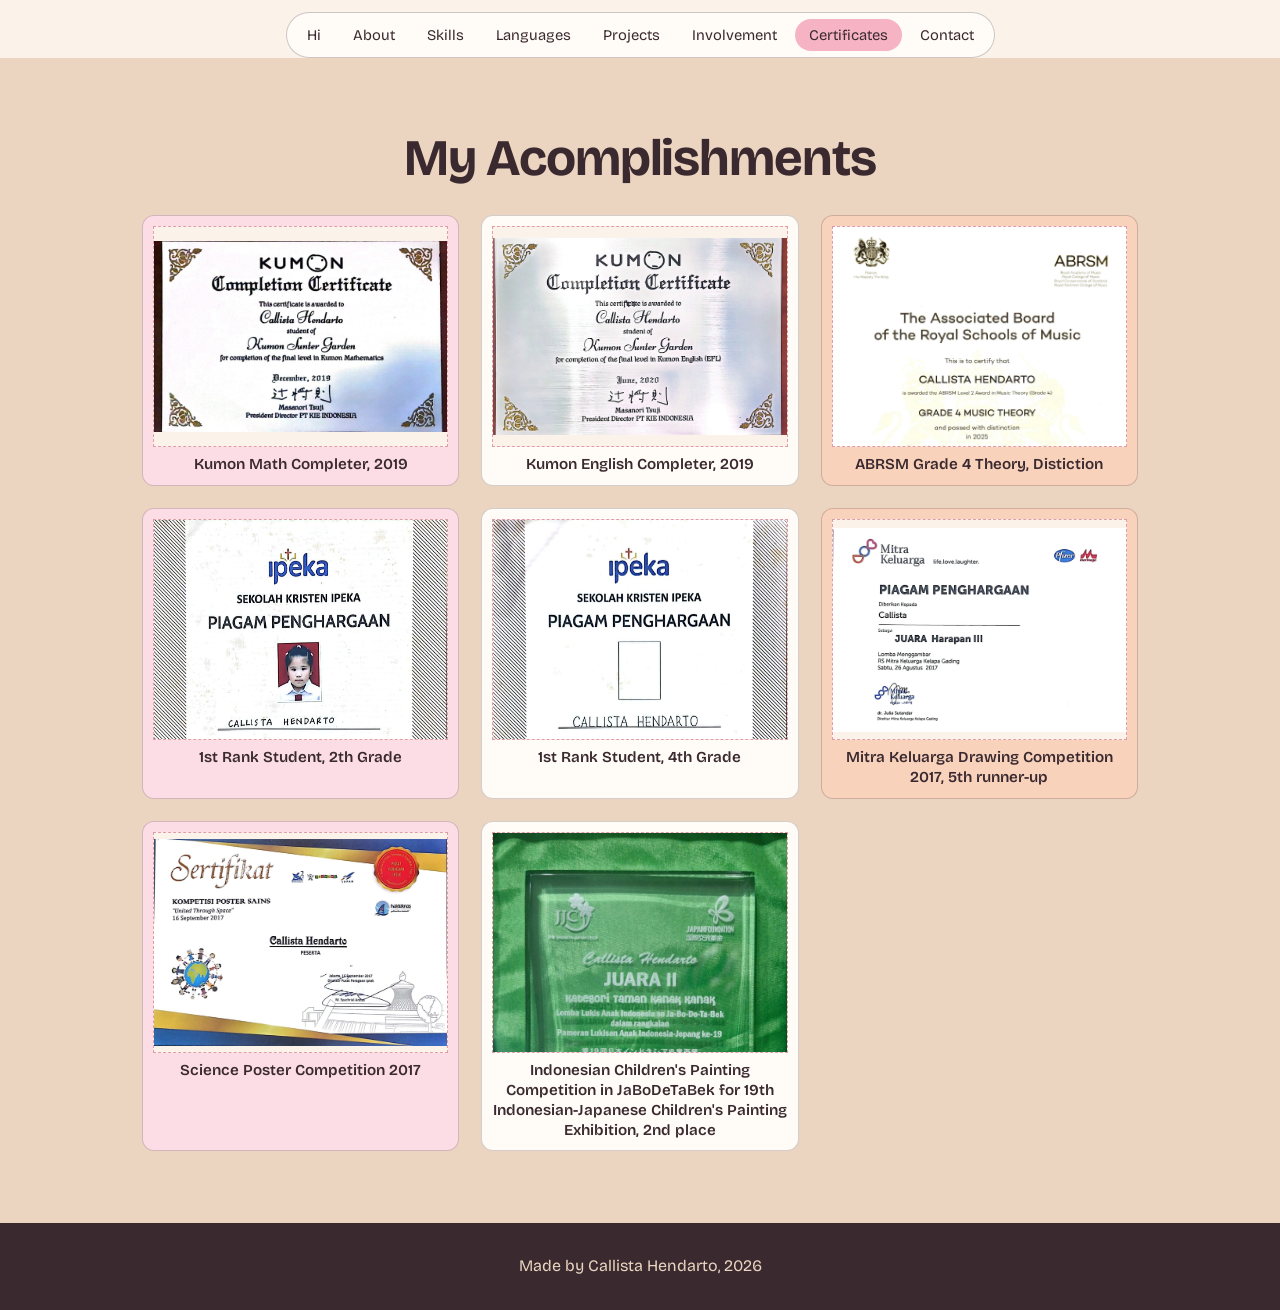
<file: certificates.html>
<!DOCTYPE html>
<html lang="en">

<head>
    <meta charset="utf-8">
    <meta name="viewport" content="width=device-width, initial-scale=1">
    <title>Certificates | Callista Hendarto</title>
    <link rel="preconnect" href="https://fonts.googleapis.com">
    <link href="https://fonts.googleapis.com/css2?family=Bricolage+Grotesque:wght@400;600;800&display=swap" rel="stylesheet">
    <link rel="stylesheet" href="style.css">
</head>

<body>
    <nav aria-label="Main">
        <a href="index.html#hero">Hi</a>
        <a href="index.html#about">About</a>
        <a href="index.html#skills">Skills</a>
        <a href="index.html#languages">Languages</a>
        <a href="projects.html">Projects</a>
        <a href="involvement.html">Involvement</a>
        <a href="certificates.html" class="on" aria-current="page">Certificates</a>
        <a href="index.html#contact">Contact</a>
    </nav>

    <main>
        <section id="certs">
            <h2>My Acomplishments</h2>
            <div class="certs" id="certGrid"></div>
        </section>
    </main>

    <dialog id="lb" onclick="this.close()">
        <img id="lbImg" alt="">
        <p id="lbCap"></p>
        <a class="btn" id="lbDl" onclick="event.stopPropagation()">Download certificate</a>
    </dialog>

    <footer>Made by Callista Hendarto, 2026</footer>

    <script src="app.js"></script>
</body>

</html>
</file>
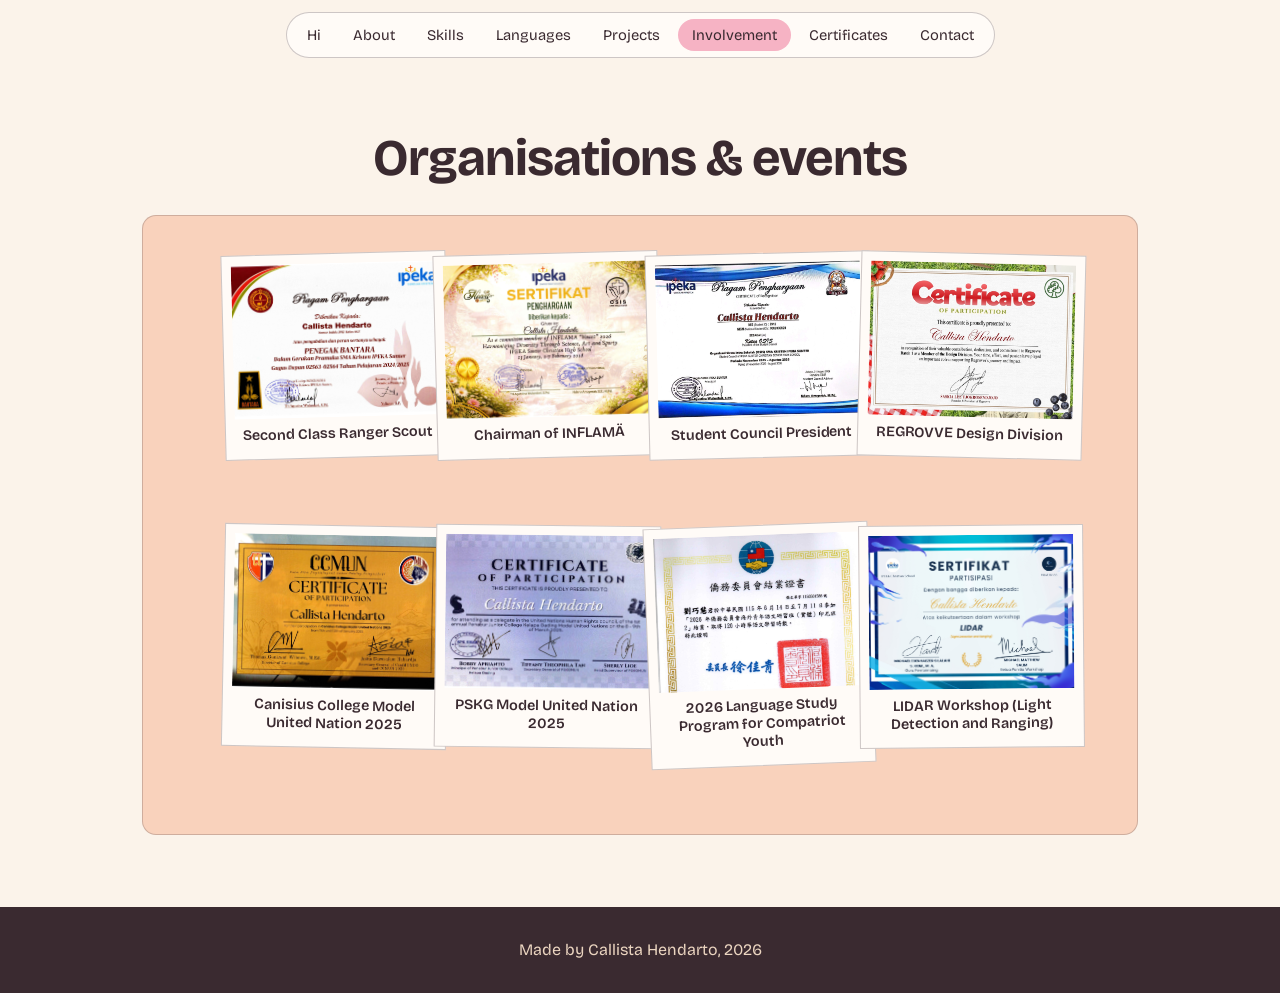
<file: involvement.html>
<!DOCTYPE html>
<html lang="en">

<head>
    <meta charset="utf-8">
    <meta name="viewport" content="width=device-width, initial-scale=1">
    <title>Involvement | Callista Hendarto</title>
    <link rel="preconnect" href="https://fonts.googleapis.com">
    <link href="https://fonts.googleapis.com/css2?family=Bricolage+Grotesque:wght@400;600;800&display=swap" rel="stylesheet">
    <link rel="stylesheet" href="style.css">
</head>

<body>
    <nav aria-label="Main">
        <a href="index.html#hero">Hi</a>
        <a href="index.html#about">About</a>
        <a href="index.html#skills">Skills</a>
        <a href="index.html#languages">Languages</a>
        <a href="projects.html">Projects</a>
        <a href="involvement.html" class="on" aria-current="page">Involvement</a>
        <a href="certificates.html">Certificates</a>
        <a href="index.html#contact">Contact</a>
    </nav>

    <main>
        <section id="people">
            <h2>Organisations &amp; events</h2>

            <div class="board" id="board"></div>
        </section>
    </main>

    <dialog id="lb" onclick="this.close()">
        <img id="lbImg" alt="">
        <p id="lbCap"></p>
        <a class="btn" id="lbDl" onclick="event.stopPropagation()">Download certificate</a>
    </dialog>

    <footer>Made by Callista Hendarto, 2026</footer>

    <script src="app.js"></script>
</body>

</html>
</file>
<file: style.css>
:root {
    --beige: #EBD5C0;
    --sand:  #FBF3EA;
    --white: #FFFBF7;
    --pink:  #F6B3C4;
    --blush: #FCDDE5;
    --peach: #F9D2BC;
    --rose:  #C9486F;
    --ink:   #3A2A30;
    --soft:  #7A6469;

    --line: 1px solid rgba(58, 42, 48, 0.22);
}

* {
    box-sizing: border-box;
    margin: 0;
}

html {
    scroll-behavior: smooth;
}

body {
    font-family: 'Bricolage Grotesque', system-ui, sans-serif;
    background: var(--sand);
    color: var(--ink);
    line-height: 1.65;
    overflow-x: hidden;
}

a {
    color: inherit;
}

:focus-visible {
    outline: 3px solid var(--rose);
    outline-offset: 3px;
}


.hand {
    font-weight: 600;
    color: var(--rose);
}

.ic {
    width: 22px;
    height: 22px;
    margin-right: 7px;
    vertical-align: -5px;
}


nav {
    position: sticky;
    top: 12px;
    z-index: 50;
    display: flex;
    flex-wrap: wrap;
    justify-content: center;
    gap: 4px;
    width: max-content;
    max-width: 94vw;
    margin: 12px auto 0;
    padding: 6px;
    background: var(--white);
    border: 1px solid rgba(58, 42, 48, 0.25);
    border-radius: 99px;
}

nav a {
    padding: 4px 14px;
    border-radius: 99px;
    font-size: 0.92rem;
    text-decoration: none;
}

nav a:hover {
    background: var(--blush);
}

nav a.on {
    background: var(--pink);
}

section {
    position: relative;
    max-width: 1040px;
    margin: 0 auto;
    padding: 72px 22px;
    text-align: center;
}

section::before {
    content: "";
    position: absolute;
    top: 0;
    bottom: 0;
    left: 50%;
    width: 100vw;
    margin-left: -50vw;
    background: var(--band, transparent);
    z-index: -1;
}

#hero      { --band: linear-gradient(135deg, var(--blush) 0%, var(--sand) 55%, var(--peach) 100%); }
#about     { --band: var(--blush); }
#skills    { --band: var(--sand); }
#languages { --band: var(--beige); }
#contact   { --band: var(--pink); }
#projects  { --band: var(--blush); }
#people    { --band: var(--sand); }
#certs     { --band: var(--beige); }

h2 {
    margin-bottom: 28px;
    font-size: clamp(2rem, 5vw, 3.2rem);
    font-weight: 700;
    letter-spacing: -0.02em;
    line-height: 1.1;
}

.btn {
    display: inline-block;
    padding: 10px 20px;
    background: var(--rose);
    border: 1px solid var(--ink);
    border-radius: 10px;
    color: var(--white);
    font: inherit;
    font-weight: 600;
    text-decoration: none;
    cursor: pointer;
}

.btn.alt {
    background: var(--white);
    color: var(--ink);
}

#hero {
    display: grid;
    grid-template-columns: 1.1fr 0.9fr;
    gap: 20px;
    align-items: center;
    min-height: 88vh;
    padding-top: 30px;
}

.hello {
    font-size: 1.1rem;
}

#hero h1 {
    font-size: clamp(2.8rem, 8vw, 5.6rem);
    font-weight: 800;
    letter-spacing: -0.04em;
    line-height: 0.95;
}

#hero p {
    max-width: 46ch;
    margin: 18px auto 24px;
    color: var(--soft);
    font-size: 1.1rem;
}

#stage {
    position: relative;
    height: 560px;
    touch-action: none;
}

#rope {
    position: absolute;
    inset: 0;
    width: 100%;
    height: 100%;
    overflow: visible;
    pointer-events: none;
}

#card {
    position: absolute;
    left: 0;
    top: 0;
    width: 220px;
    padding: 12px 12px 16px;
    background: var(--white);
    border: var(--line);
    border-radius: 14px;
    cursor: grab;
    user-select: none;
    transform-origin: 50% 0;
}

#card:active {
    cursor: grabbing;
}

#card .clip {
    width: 46px;
    height: 14px;
    margin: -4px auto 10px;
    background: var(--beige);
    border: 2px solid var(--ink);
    border-radius: 8px;
}

#card .ph {
    display: grid;
    place-items: center;
    aspect-ratio: 1 / 1.1;
    overflow: hidden;
    background: var(--pink);
    border-radius: 10px;
    color: var(--white);
    font-size: 3.4rem;
    font-weight: 800;
}

#card img {
    width: 100%;
    height: 100%;
    object-fit: cover;
}

#card b {
    display: block;
    margin-top: 10px;
    font-size: 1.15rem;
    line-height: 1.2;
}

#card span {
    color: var(--soft);
    font-size: 0.82rem;
}

.tip {
    position: absolute;
    right: 6%;
    top: 46%;
    font-size: 0.95rem;
}

.about {
    display: grid;
    grid-template-columns: 1fr 1fr;
    gap: 34px;
    align-items: center;
    max-width: 860px;
    margin: 0 auto;
}

.about p {
    margin-bottom: 14px;
}

.note {
    align-self: start;
    padding: 20px;
    background: var(--peach);
    border: var(--line);
    border-radius: 14px;
    text-align: left;
}

.note li {
    margin: 6px 0 6px 18px;
}

.skillwrap {
    display: grid;
    grid-template-columns: repeat(auto-fit, minmax(300px, 1fr));
    gap: 26px;
    max-width: 860px;
    margin: 0 auto;
}

.sg {
    padding: 22px;
    background: var(--white);
    border: var(--line);
    border-radius: 14px;
}

.sg:nth-child(2) {
    background: var(--blush);
}

.sg h3 {
    margin-bottom: 14px;
    font-size: 1.8rem;
}

.chips {
    display: flex;
    flex-wrap: wrap;
    justify-content: center;
    gap: 10px;
}

.chip {
    padding: 8px 14px;
    background: var(--white);
    border: 1px solid rgba(58, 42, 48, 0.25);
    border-radius: 8px;
}

.langs {
    display: grid;
    grid-template-columns: repeat(auto-fit, minmax(220px, 1fr));
    gap: 24px;
    max-width: 860px;
    margin: 0 auto;
}

.lang {
    padding: 22px;
    border: var(--line);
    border-radius: 14px;
    color: var(--ink);
    font: inherit;
    text-align: center;
}

.lang:nth-child(1) { background: var(--blush); }
.lang:nth-child(2) { background: var(--peach); }
.lang:nth-child(3) { background: var(--white); }

.lang b {
    display: block;
    font-size: 1.3rem;
}

.lang small {
    display: block;
    color: var(--soft);
    font-size: 0.95rem;
}

.lang .hand {
    display: block;
    margin-top: 6px;
    font-size: 1.25rem;
}

button.lang {
    cursor: pointer;
}

.links {
    display: flex;
    flex-direction: column;
    justify-content: center;
    gap: 14px;
    margin-top: 22px;
}

.grid {
    display: grid;
    grid-template-columns: repeat(auto-fit, minmax(260px, 1fr));
    gap: 22px;
}

.proj {
    padding: 24px;
    background: var(--white);
    border: var(--line);
    border-radius: 14px;
    color: var(--ink);
    font: inherit;
    text-align: center;
    cursor: pointer;
}

.proj:nth-child(2) {
    background: var(--peach);
}

.proj h3 {
    margin-bottom: 6px;
    font-size: 1.5rem;
}

.proj small {
    color: var(--rose);
    font-size: 1rem;
    font-weight: 600;
}

.courses2 {
    display: grid;
    grid-template-columns: 1fr 1.1fr 1fr;
    gap: 34px;
    align-items: center;
    margin: 70px auto 0;
}

.cc {
    max-width: 260px;
    padding: 12px;
    background: var(--white);
    border: var(--line);
    border-radius: 12px;
}

.cc.left {
    justify-self: start;
}

.cc.right {
    justify-self: end;
    margin-top: 90px;
}

.cc .sq {
    display: grid;
    place-items: center;
    aspect-ratio: 4 / 3;
    overflow: hidden;
    background: var(--sand);
    border: 1px dashed rgba(201, 72, 111, 0.5);
    color: var(--soft);
    font-size: 0.85rem;
    text-align: center;
}

.cc img {
    width: 100%;
    height: 100%;
    object-fit: contain;
}

.cc figcaption {
    margin-top: 8px;
    font-weight: 600;
}

.courses2 .mid {
    padding: 0 6px;
    text-align: center;
}

.courses2 .mid h3 {
    margin: 6px 0;
    font-size: 1.7rem;
}

.courses2 .mid p {
    margin-bottom: 10px;
    color: var(--soft);
}

.ic.big {
    width: 52px;
    height: 52px;
    margin: 0;
}

.board {
    position: relative;
    height: 620px;
    overflow: hidden;
    background: var(--peach);
    border: var(--line);
    border-radius: 14px;
    touch-action: none;
}

.pol {
    position: absolute;
    width: clamp(160px, 21vw, 225px);
    padding: 9px 9px 14px;
    background: var(--white);
    border: 1px solid rgba(58, 42, 48, 0.25);
    cursor: grab;
    user-select: none;
}

.pol .pic {
    display: grid;
    place-items: center;
    aspect-ratio: 4 / 3;
    overflow: hidden;
    background: var(--pink);
}

.pol img {
    width: 100%;
    height: 100%;
    object-fit: cover;
    pointer-events: none;
}

.pol p {
    margin-top: 8px;
    font-size: 0.9rem;
    font-weight: 600;
    line-height: 1.25;
    text-align: center;
}

.certs {
    display: grid;
    grid-template-columns: repeat(auto-fill, minmax(250px, 1fr));
    gap: 22px;
}

.cert {
    padding: 10px;
    border: var(--line);
    border-radius: 12px;
}

.cert:nth-child(3n + 1) { background: var(--blush); }
.cert:nth-child(3n + 2) { background: var(--white); }
.cert:nth-child(3n)     { background: var(--peach); }

.cert .sq {
    display: grid;
    place-items: center;
    aspect-ratio: 4 / 3;
    overflow: hidden;
    background: var(--sand);
    border: 1px dashed rgba(201, 72, 111, 0.5);
    color: var(--soft);
    font-size: 0.85rem;
    text-align: center;
}

.cert img {
    width: 100%;
    height: 100%;
    object-fit: contain;
}

.cert p {
    margin-top: 8px;
    font-size: 0.95rem;
    font-weight: 600;
    line-height: 1.3;
}

.cert .sq:has(img),
.pol:has(img),
.zoomable:has(img) {
    cursor: zoom-in;
}

.btn,
.chip,
.lang,
.proj,
.sg,
.note,
.cert,
.cc {
    transition: transform 0.2s, box-shadow 0.2s;
}

.btn:hover,
.chip:hover,
button.lang:hover,
.proj:hover,
.sg:hover,
.note:hover,
.cert:hover,
.cc:hover {
    transform: translateY(-3px);
    box-shadow: 0 8px 18px rgba(58, 42, 48, 0.14);
}

dialog {
    width: 90vw;
    max-width: 480px;
    margin: auto;
    padding: 28px;
    background: var(--white);
    border: var(--line);
    border-radius: 14px;
    color: var(--ink);
}

dialog::backdrop {
    background: rgba(58, 42, 48, 0.5);
}

dialog h3 {
    font-size: 1.7rem;
}

dialog p {
    margin: 10px 0 18px;
}

/* big certificate preview */
dialog#lb {
    width: fit-content;
    max-width: 96vw;
    padding: 12px;
    text-align: center;
}

dialog#lb img {
    display: block;
    width: min(88vw, 1000px);
    height: auto;
    max-height: 70vh;
    margin: 0 auto;
    object-fit: contain;
    border-radius: 10px;
}

dialog#lb p {
    margin: 10px 0 0;
    color: var(--rose);
    font-size: 1.1rem;
    font-weight: 600;
}

#lbDl {
    margin-top: 12px;
}

footer {
    padding: 30px;
    background: var(--ink);
    color: var(--beige);
    text-align: center;
}

@media (max-width: 800px) {
    #hero,
    .about,
    .courses2 {
        grid-template-columns: 1fr;
    }

    #stage {
        height: 520px;
    }

    .board {
        height: 760px;
    }

    .cc.left,
    .cc.right {
        justify-self: center;
        margin: 0;
    }
}

@media (prefers-reduced-motion: reduce) {
    * {
        transition: none !important;
        scroll-behavior: auto !important;
    }
}
</file>
